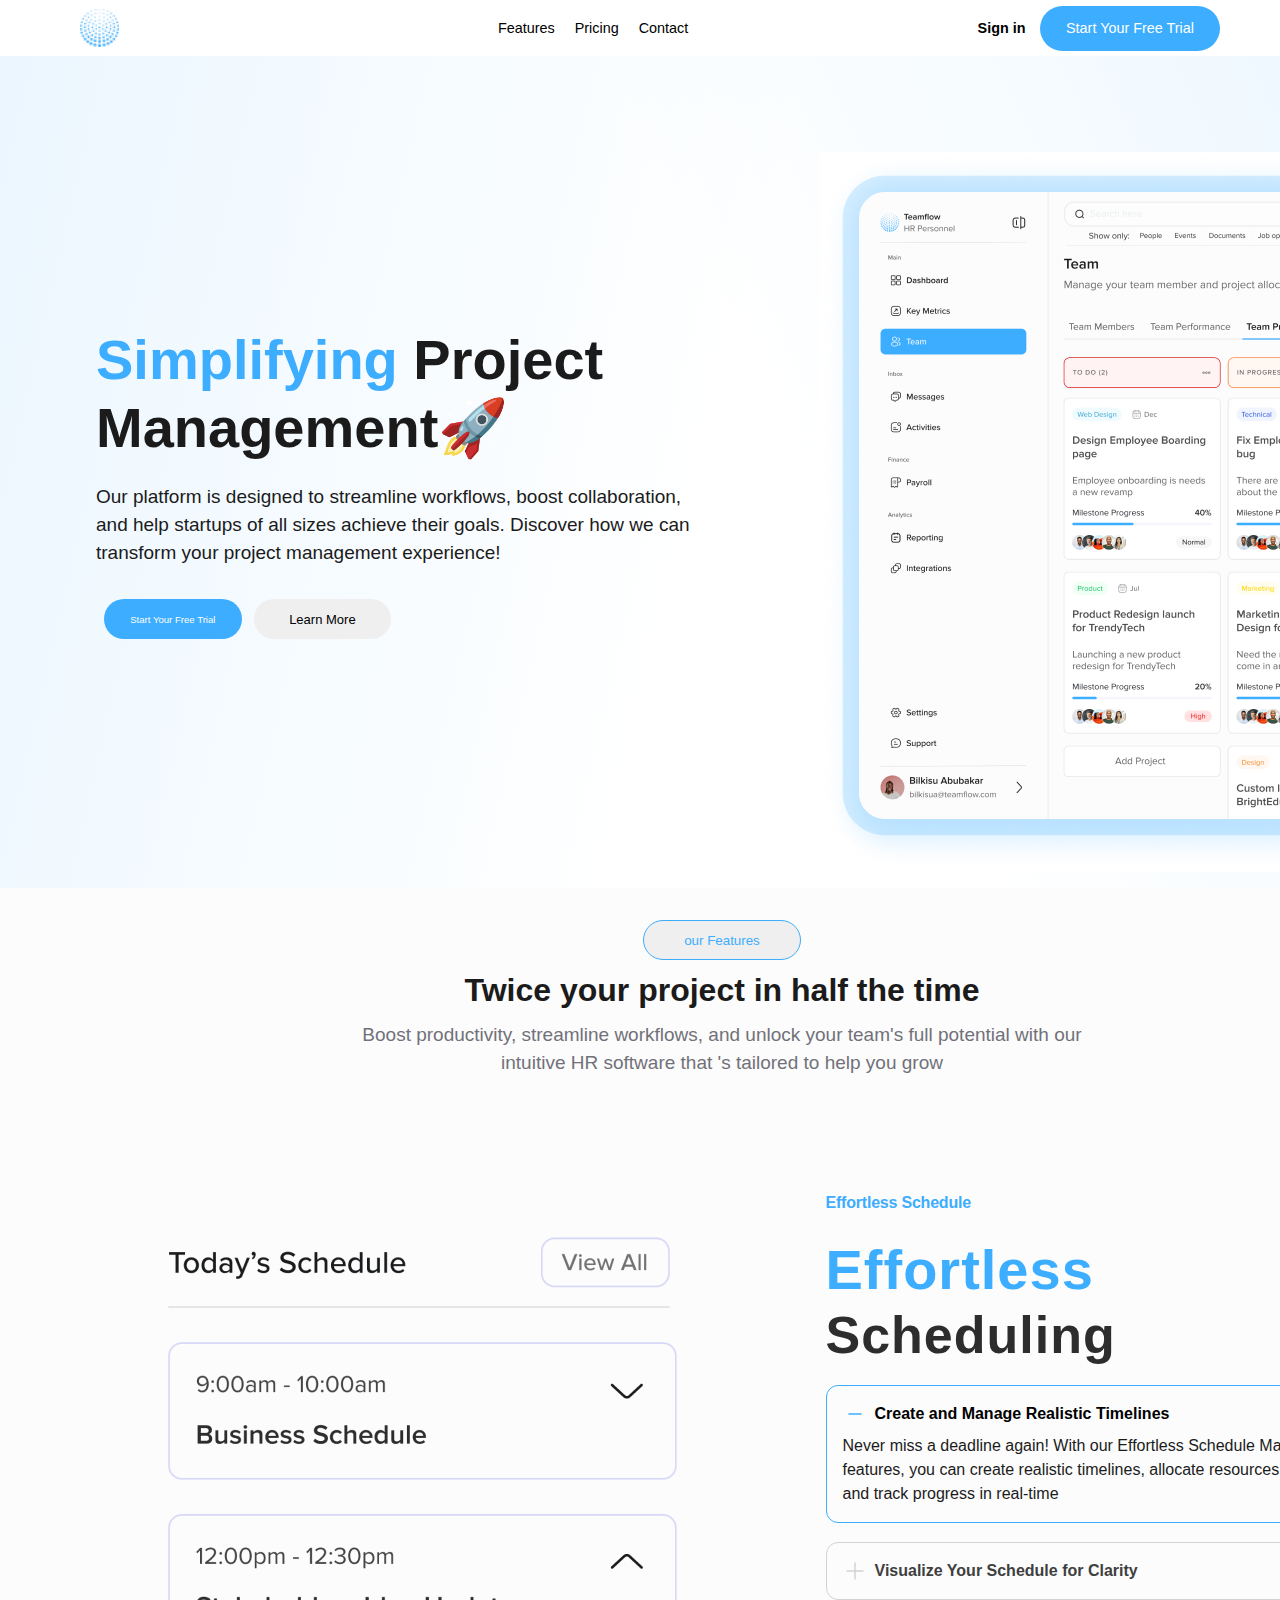
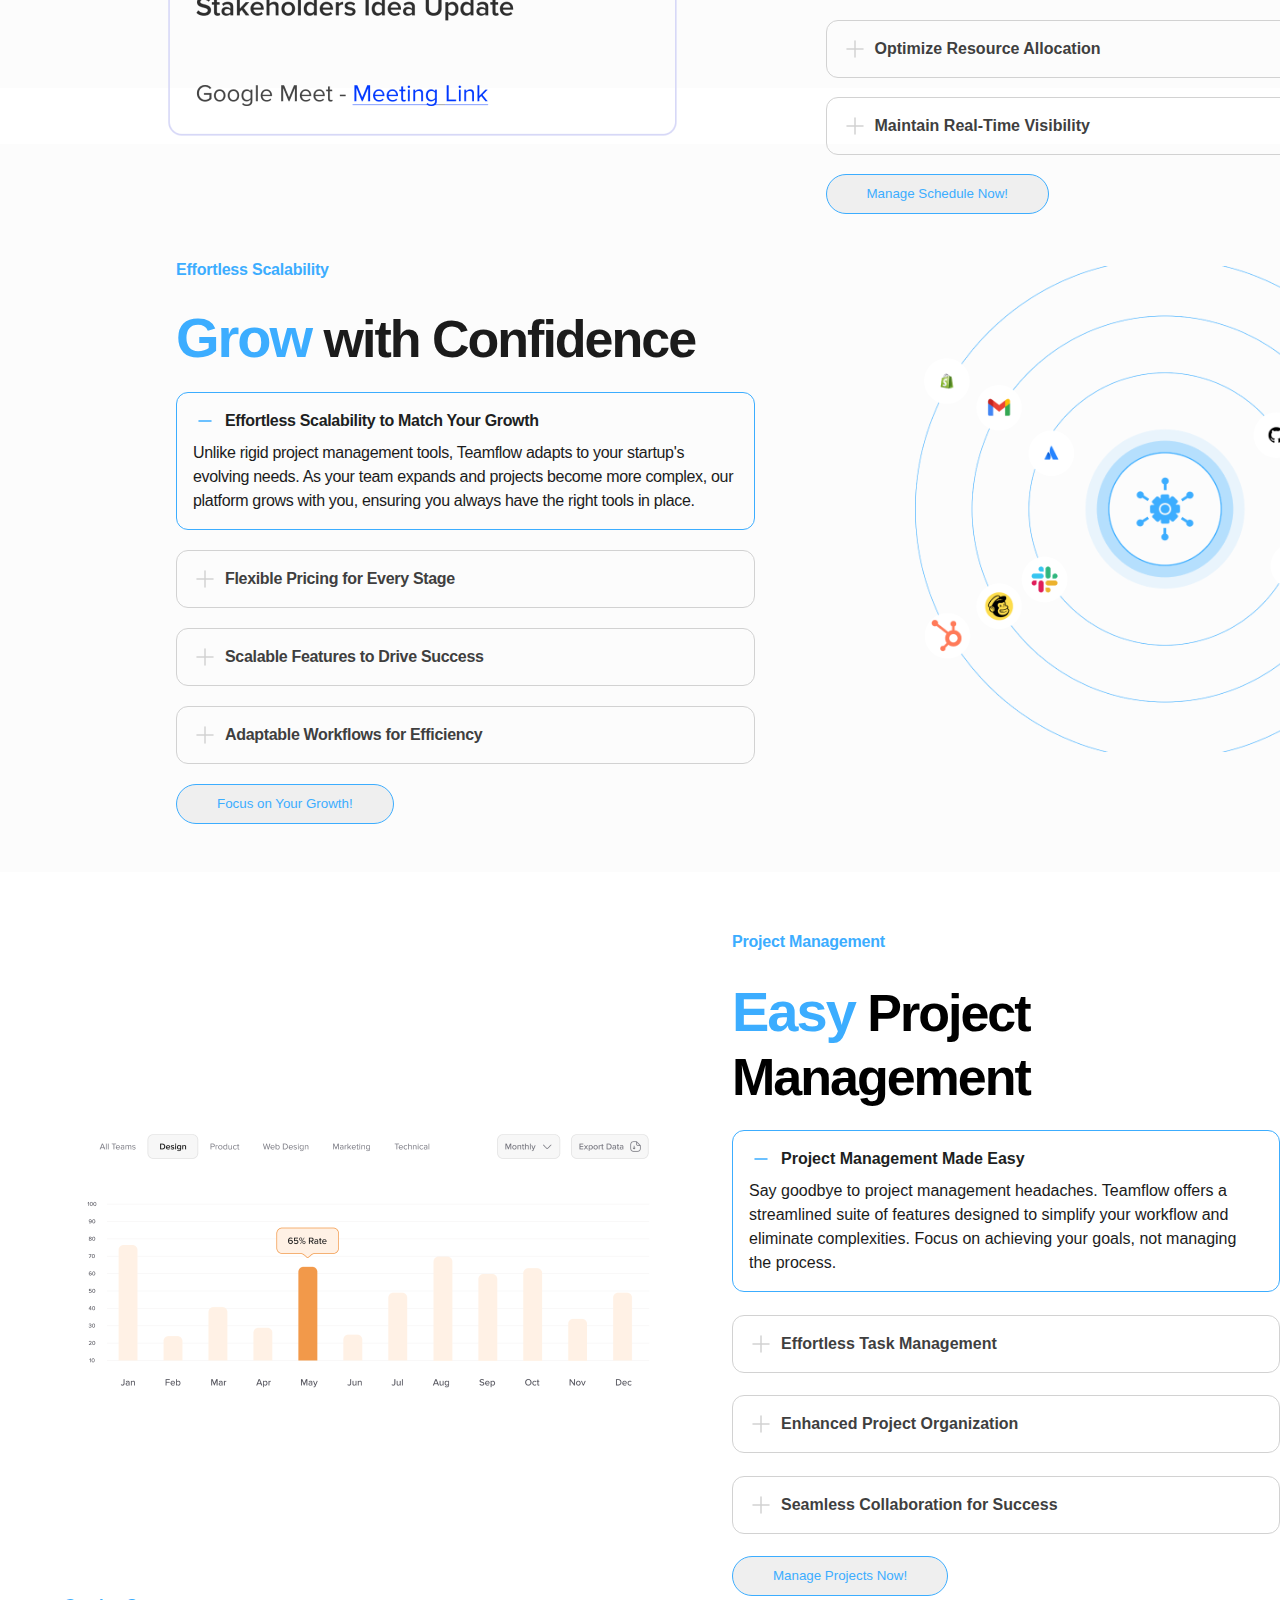
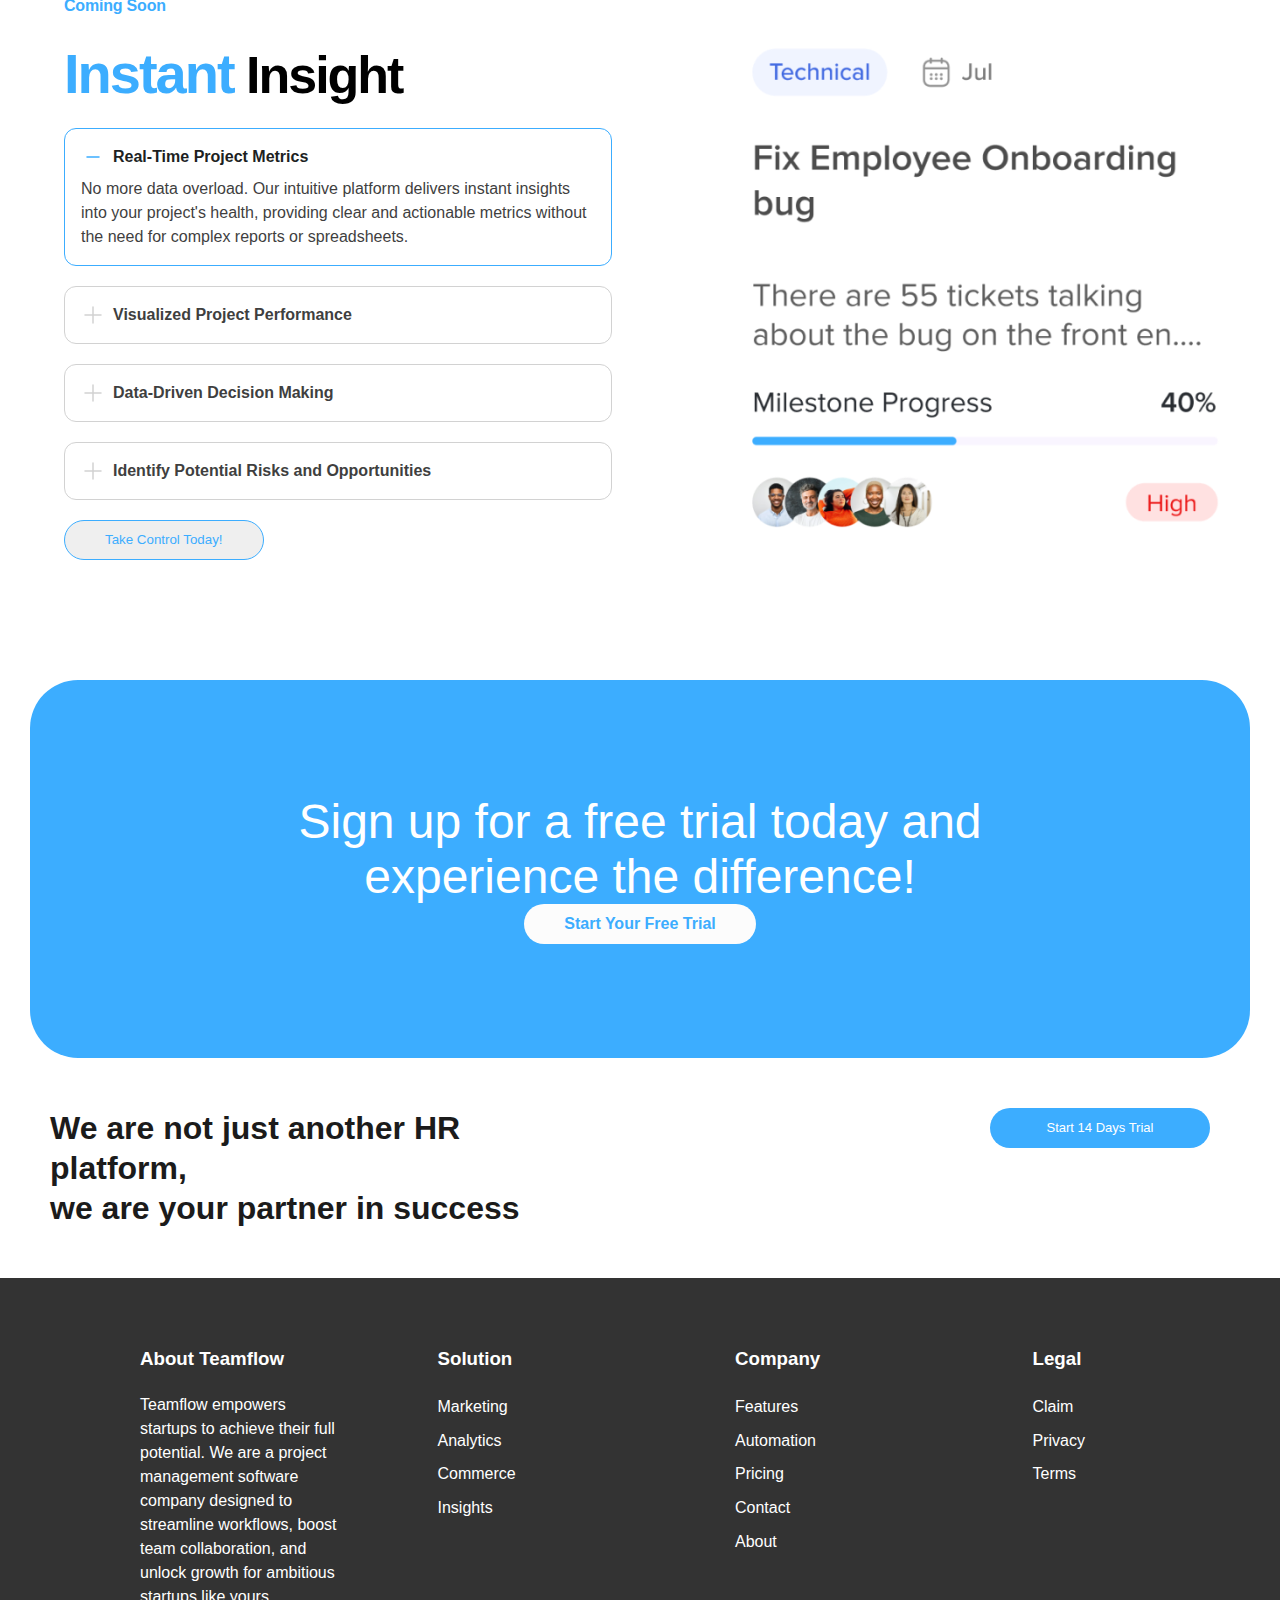
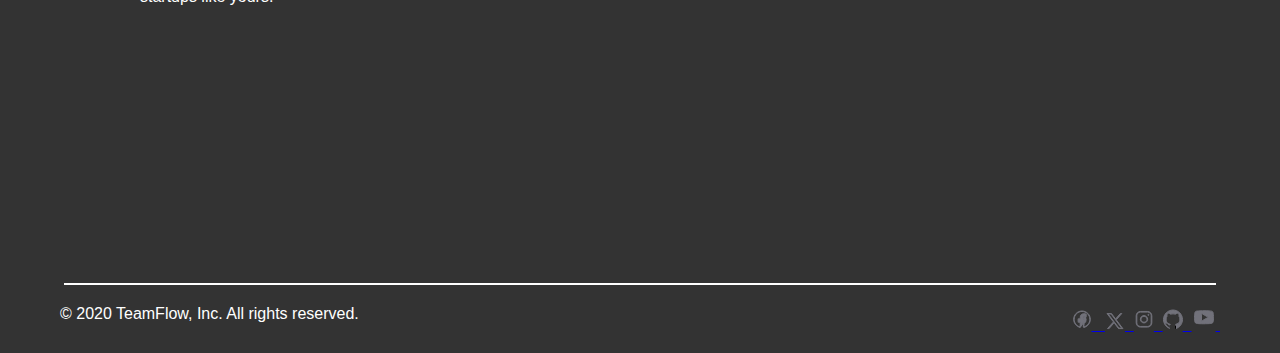
<file: index.html>
<!DOCTYPE html>
<html lang="en">
  <head>
    <meta charset="UTF-8" />
    <meta name="viewport" content="width=device-width, initial-scale=1.0" />
    <title>TeamFlow</title>
    <link rel="icon" type="image/x-icon" href="/images/TeamFlow- logo.jpg">
    <link rel="stylesheet" href="/style.css" />
  </head>
  <body>
    <!-- Navbar section  -->
    <div class="container">
      <img src="/images/TeamFlow- logo.jpg" alt="Logo" class="logo" />
      <nav class="center-nav">
        <ul>
          <li><a href="#">Features</a></li>
          <li><a href="#">Pricing</a></li>
          <li><a href="#">Contact</a></li>
        </ul>
      </nav>
      <div class="right-nav">
        <nav class="main-nav">
          <ul>
            <li><a href="#home">Sign in</a></li>
            &nbsp;
          </ul>
        </nav>
        <button class="spans">Start Your Free Trial</button>
      </div>
      </div>

    <!-- The parent div -->
    <div class="hero-sec">
      <!-- First child div -->
      <div class="simplify-sec">
        <h3 class="exp"><span>Simplifying</span> Project Management🚀</h3>
        <p>
          Our platform is designed to streamline workflows, boost collaboration,
          <br />
          and help startups of all sizes achieve their goals. Discover how we
          can <br />
          transform your project management experience!
        </p>
        <div class="btn-div">
          <button class="btn1">Start Your Free Trial</button>
          <button class="btn2">Learn More</button>
        </div>
      </div>
      <!-- Second child div -->
      <div class="img-sec">
        <img src="/images/hero-sec icon.jpg" alt="hero image" class="hero-img" />
      </div>
    </div>

    <div class="section2">
      <div class="sub2">
        <button class="sec2-btn">our Features</button>
        <h2>Twice your project in half the time</h2>
        <p>
          Boost productivity, streamline workflows, and unlock your team's full
          potential with our intuitive HR software that &apos;s tailored to help
          you grow
        </p>
      </div>
      <!-- Today's schedule container -->
      <div class="schedule-sec">
        <div class="ss">
          <img src="/images/schedule.png" alt="today'schedule img" />
        </div>
        <!-- Effortless scale -->
        <div class="effort-scale">
          <h6>Effortless Schedule</h6>
          <h1 class="effort-header"><span>Effortless</span> Scheduling</h1>
          <div class="div1">
            <div class="sv-p">
              <svg
                xmlns="http://www.w3.org/2000/svg"
                width="24"
                height="24"
                viewBox="0 0 24 24"
                fill="none"
              >
                <path
                  d="M6 12H18"
                  stroke="#3CADFF"
                  stroke-width="1.5"
                  stroke-linecap="round"
                  stroke-linejoin="round"
                />
              </svg>
              <h5 class="timelines">Create and Manage Realistic Timelines</h5>
            </div>
            <p>
              Never miss a deadline again! With our Effortless Schedule
              Management features, you can create realistic timelines, allocate
              resources effectively, and track progress in real-time
            </p>
          </div>
        
          <div class="eft-mgt">
            <div>
              <svg
                xmlns="http://www.w3.org/2000/svg"
                width="24"
                height="24"
                viewBox="0 0 24 24"
                fill="none"
              >
                <path
                  d="M12 4V20M20 12L4 12"
                  stroke="#D2D2D2"
                  stroke-width="1.5"
                  stroke-linecap="round"
                  stroke-linejoin="round"
                />
              </svg>
              <h5 class="eft-p">Visualize Your Schedule for Clarity</h5>
            </div>
          </div>
          <div class="eft-mgt">
            <div>
              <svg
                xmlns="http://www.w3.org/2000/svg"
                width="24"
                height="24"
                viewBox="0 0 24 24"
                fill="none"
              >
                <path
                  d="M12 4V20M20 12L4 12"
                  stroke="#D2D2D2"
                  stroke-width="1.5"
                  stroke-linecap="round"
                  stroke-linejoin="round"
                />
              </svg>
              <h5 class="eft-p">Optimize Resource Allocation</h5>
            </div>
          </div>
          <div class="eft-mgt">
            <div>
              <svg
                xmlns="http://www.w3.org/2000/svg"
                width="24"
                height="24"
                viewBox="0 0 24 24"
                fill="none"
              >
                <path
                  d="M12 4V20M20 12L4 12"
                  stroke="#D2D2D2"
                  stroke-width="1.5"
                  stroke-linecap="round"
                  stroke-linejoin="round"
                />
              </svg>
              <h5 class="eft-p">Maintain Real-Time Visibility</h5>
            </div>
          </div>
          <button>Manage Schedule Now!</button>
        </div>
      </div>
    </div>

    <div class="sec3">
      <div class="scalability">
        <h6>Effortless Scalability</h6>
        <h1 class="grow-conf"><span>Grow</span> with Confidence</h1>
        <div class="div1">
          <div class="sv-p">
            <svg
              xmlns="http://www.w3.org/2000/svg"
              width="24"
              height="24"
              viewBox="0 0 24 24"
              fill="none"
            >
              <path
                d="M6 12H18"
                stroke="#3CADFF"
                stroke-width="1.5"
                stroke-linecap="round"
                stroke-linejoin="round"
              />
            </svg>
            <h5 class="pm-easy">Effortless Scalability to Match Your Growth</h5>
          </div>
          <p>
            Unlike rigid project management tools, Teamflow adapts to your
            startup's evolving needs. As your team expands and projects become
            more complex, our platform grows with you, ensuring you always have
            the right tools in place.
          </p>
        </div>
        <div class="eft-mgt">
          <div>
            <svg
              xmlns="http://www.w3.org/2000/svg"
              width="24"
              height="24"
              viewBox="0 0 24 24"
              fill="none"
            >
              <path
                d="M12 4V20M20 12L4 12"
                stroke="#D2D2D2"
                stroke-width="1.5"
                stroke-linecap="round"
                stroke-linejoin="round"
              />
            </svg>
            <h5 class="eft-p">Flexible Pricing for Every Stage</h5>
          </div>
        </div>

        <div class="eft-mgt">
          <div>
            <svg
              xmlns="http://www.w3.org/2000/svg"
              width="24"
              height="24"
              viewBox="0 0 24 24"
              fill="none"
            >
              <path
                d="M12 4V20M20 12L4 12"
                stroke="#D2D2D2"
                stroke-width="1.5"
                stroke-linecap="round"
                stroke-linejoin="round"
              />
            </svg>
            <h5 class="eft-p">Scalable Features to Drive Success</h5>
          </div>
        </div>

        <div class="eft-mgt">
          <div>
            <svg
              xmlns="http://www.w3.org/2000/svg"
              width="24"
              height="24"
              viewBox="0 0 24 24"
              fill="none"
            >
              <path
                d="M12 4V20M20 12L4 12"
                stroke="#D2D2D2"
                stroke-width="1.5"
                stroke-linecap="round"
                stroke-linejoin="round"
              />
            </svg>
            <h5 class="eft-p">Adaptable Workflows for Efficiency</h5>
          </div>
        </div>
        <button>Focus on Your Growth!</button>
      </div>

      <div class="networking-sec">
        <img src="/images/Frame 1000002910.png" alt="networking image" />
      </div>
    </div>

    <div class="section4">
      <div class="sub-sec4">
        <img src="/images/bar _chat.png" alt=" bar_chat" />
      </div>

      <div class="pm-sec">
        <h6>Project Management</h6>
        <h1><span>Easy</span> Project Management</h1>
        <div class="div1">
          <div class="sv-p">
            <svg
              xmlns="http://www.w3.org/2000/svg"
              width="24"
              height="24"
              viewBox="0 0 24 24"
              fill="none"
            >
              <path
                d="M6 12H18"
                stroke="#3CADFF"
                stroke-width="1.5"
                stroke-linecap="round"
                stroke-linejoin="round"
              />
            </svg>
            <h5 class="pm-easy">Project Management Made Easy</h5>
          </div>
          <p>
            Say goodbye to project management headaches. Teamflow offers a
            streamlined suite of features designed to simplify your workflow and
            eliminate complexities. Focus on achieving your goals, not managing
            the process.
          </p>
        </div>
        <div class="eft-mgt">
          <div>
            <svg
              xmlns="http://www.w3.org/2000/svg"
              width="24"
              height="24"
              viewBox="0 0 24 24"
              fill="none"
            >
              <path
                d="M12 4V20M20 12L4 12"
                stroke="#D2D2D2"
                stroke-width="1.5"
                stroke-linecap="round"
                stroke-linejoin="round"
              />
            </svg>
            <h5 class="eft-p">Effortless Task Management</h5>
          </div>
        </div>

        <div class="eft-mgt">
          <div>
            <svg
              xmlns="http://www.w3.org/2000/svg"
              width="24"
              height="24"
              viewBox="0 0 24 24"
              fill="none"
            >
              <path
                d="M12 4V20M20 12L4 12"
                stroke="#D2D2D2"
                stroke-width="1.5"
                stroke-linecap="round"
                stroke-linejoin="round"
              />
            </svg>
            <h5 class="eft-p">Enhanced Project Organization</h5>
          </div>
        </div>

        <div class="eft-mgt">
          <div>
            <svg
              xmlns="http://www.w3.org/2000/svg"
              width="24"
              height="24"
              viewBox="0 0 24 24"
              fill="none"
            >
              <path
                d="M12 4V20M20 12L4 12"
                stroke="#D2D2D2"
                stroke-width="1.5"
                stroke-linecap="round"
                stroke-linejoin="round"
              />
            </svg>
            <h5 class="eft-p">Seamless Collaboration for Success</h5>
          </div>
        </div>
        <button>Manage Projects Now!</button>
      </div>
    </div>

    <div class="section5">
      <div class="sec5">
        <h6>Coming Soon</h6>
        <h1><span>Instant</span> Insight</h1>
        <div class="div1">
        <div class="sv-p">
          <svg
            xmlns="http://www.w3.org/2000/svg"
            width="24"
            height="24"
            viewBox="0 0 24 24"
            fill="none"
          >
            <path
              d="M6 12H18"
              stroke="#3CADFF"
              stroke-width="1.5"
              stroke-linecap="round"
              stroke-linejoin="round"
            />
          </svg>
          <h5 class="pm-easy">Real-Time Project Metrics</h5>
        </div>
        <p>
          No more data overload. Our intuitive platform delivers instant
          insights into your project's health, providing clear and actionable
          metrics without the need for complex reports or spreadsheets.
        </p>
      </div>

        <div class="eft-mgt">
          <div>
            <svg
              xmlns="http://www.w3.org/2000/svg"
              width="24"
              height="24"
              viewBox="0 0 24 24"
              fill="none"
            >
              <path
                d="M12 4V20M20 12L4 12"
                stroke="#D2D2D2"
                stroke-width="1.5"
                stroke-linecap="round"
                stroke-linejoin="round"
              />
            </svg>
            <h5 class="eft-p">Visualized Project Performance</h5>
          </div>
        </div>
        <div class="eft-mgt">
          <div>
            <svg
              xmlns="http://www.w3.org/2000/svg"
              width="24"
              height="24"
              viewBox="0 0 24 24"
              fill="none"
            >
              <path
                d="M12 4V20M20 12L4 12"
                stroke="#D2D2D2"
                stroke-width="1.5"
                stroke-linecap="round"
                stroke-linejoin="round"
              />
            </svg>
            <h5 class="eft-p">Data-Driven Decision Making</h5>
          </div>
        </div>
        <div class="eft-mgt">
          <div>
            <svg
              xmlns="http://www.w3.org/2000/svg"
              width="24"
              height="24"
              viewBox="0 0 24 24"
              fill="none"
            >
              <path
                d="M12 4V20M20 12L4 12"
                stroke="#D2D2D2"
                stroke-width="1.5"
                stroke-linecap="round"
                stroke-linejoin="round"
              />
            </svg>
            <h5 class="eft-p">Identify Potential Risks and Opportunities</h5>
          </div>
        </div>
        <button>Take Control Today!</button>
      </div>
      <div class="bug-fix">
        <img src="/images/bug_fix _img.png" alt="" />
      </div>
    </div>
    <div class="blue-sec">
      <div class="blue-bg">
        <h3>Sign up for a free trial today and experience the difference!</h3>
        <button class="blue-btn">Start Your Free Trial</button>
      </div>
    </div>

         <!-- footer1-->
<center>
  <div class="footer1">
    <h3>
      We are not just another HR platform, <br>we are your
      partner in success
    </h3>
    <button class="spans">Start 14 Days Trial</button>
  </div>
</center>

<section class="footer">
  <div class="footer-column">
    <h3>About Teamflow</h3>
    <br />
    <p class="hi">
      Teamflow empowers startups to achieve their full potential. We are a
      project management software company designed to streamline workflows,
      boost team collaboration, and unlock growth for ambitious startups
      like yours.
    </p>
  </div>

  <div class="footer-column">
    <h3>Solution</h3>
    <br />
    <p>Marketing</p>
    <p>Analytics</p>
    <p>Commerce</p>
    <p>Insights</p>
  </div>
  <div class="footer-column">
    <h3>Company</h3>
    <br />
    <p>Features</p>
    <p>Automation</p>
    <p>Pricing</p>
    <p>Contact</p>
    <p>About</p>
  </div>
  <div class="footer-column">
    <h3>Legal</h3>
    <br />
    <p>Claim</p>
    <p>Privacy</p>
    <p>Terms</p>
  </div>
</section>
<center><hr class="basic-hr" /></center>
<div class="footer2">
  <p>© 2020 TeamFlow, Inc. All rights reserved.</p>
  <a href="#">
    <div class="log">
      <img src="/images/facebook.svg" /> &nbsp;
      <img src="/images/x-twitter (1) 1 (1).svg" />&nbsp;
      <img src="/images/instagram.svg" />&nbsp;
       <img src="/images/Vector (1).svg" />&nbsp;
      <img src="/images/youtube.svg" />&nbsp;
    </div>
  </a>
</div>

  </body>
</html>
</file>
<file: style.css>
@font-face {
  font-family: "proxima_nova_rgregular";
  src: url("https://litmus.com/fonts/Emails/proximanova-regular-webfont.eot");
  src: url("https://litmus.com/fonts/Emails/proximanova-regular-webfont.eot?#iefix")
      format("embedded-opentype"),
    url("https://litmus.com/fonts/Emails/proximanova-regular-webfont.woff")
      format("woff"),
    url("https://litmus.com/fonts/Emails/proximanova-regular-webfont.ttf")
      format("truetype"),
    url("https://litmus.com/fonts/Emails/proximanova-regular-webfont.svg#proxima_nova_rgregular")
      format("svg");
  font-weight: normal;
  font-style: normal;
}
@font-face {
  font-family: "proxima_nova_rgbold";
  src: url("https://litmus.com/fonts/Emails/proximanova-bold-webfont.eot");
  src: url("https://litmus.com/fonts/Emails/proximanova-bold-webfont.eot?#iefix")
      format("embedded-opentype"),
    url("https://litmus.com/fonts/Emails/proximanova-bold-webfont.woff")
      format("woff"),
    url("https://litmus.com/fonts/Emails/proximanova-bold-webfont.ttf")
      format("truetype"),
    url("https://litmus.com/fonts/Emails/proximanova-bold-webfont.svg#proxima_nova_rgbold")
      format("svg");
  font-weight: normal;
  font-style: normal;
}

@font-face {
  font-family: "adelle_rgregular";
  src: url("https://litmus.com/fonts/Emails/adelle_reg-webfont.eot");
  src: url("https://litmus.com/fonts/Emails/adelle_reg-webfont.eot?#iefix")
      format("embedded-opentype"),
    url("https://litmus.com/fonts/Emails/adelle_reg-webfont.woff")
      format("woff"),
    url("https://litmus.com/fonts/Emails/adelle_reg-webfont.ttf")
      format("truetype"),
    url("https://litmus.com/fonts/Emails/adelle_reg-webfont.svg#adelle_rgregular")
      format("svg");
  font-weight: normal;
  font-style: normal;
}

* {
  margin: 0;
  padding: 0;
  box-sizing: border-box;
  font-family: "Proxima_nova_rgregular", sans-serif;
}
html {
  width: 100%;
  scroll-behavior: smooth;
}

.hero-sec {
  background: linear-gradient(
      65deg,
      rgba(255, 255, 255, 0.03) 53.68%,
      rgba(60, 173, 255, 0.1) 100%
    ),
    linear-gradient(
      283deg,
      rgba(255, 255, 255, 0.03) 50.56%,
      rgba(60, 173, 255, 0.1) 99.72%
    );
  display: flex;
  justify-content: space-between;
  align-items: center;
  width: 90.25rem;
  padding: 6rem;
  gap: 4rem;
}

.container {
  font-family: "proxima_nova_rgregular";
  width: 1440px;
  height: 56px;
  justify-content: space-between;
  align-items: center;
  display: flex;
  padding: 0 20px;
}

header {
  background-color: white;
  width: 100%;
  padding: 10px 0px 10px;
  height: 15vh;
  position: fixed;
  top: 0;
  font-family: "proxima_nova_rgregular";
  z-index: 100;
}

.logo {
  height: 4.3vh;
  margin-left: 60px;
}

nav ul {
  list-style-type: none;
  margin: 0;
  padding: 0;
  display: flex;
  gap: 0px;
}

nav ul li {
  display: inline-block;
  font-weight: 500;
  font-size: 0.9rem;
  font-family: "proxima_nova_rgregular";
}

nav ul li a {
  color: rgb(0, 0, 0);
  text-decoration: none;
  padding: 10px 10px;
}

.center-nav {
  flex: 1;
  display: flex;
  justify-content: center;
  margin-left: 100px;
}

.right-nav {
  display: flex;
  align-items: center;
}

.main-nav ul {
  display: flex;
  align-items: center;
}

.main-nav ul li a {
  color: rgb(0, 0, 0);
  text-decoration: none;
  padding: 10px 10px;
  font-weight: bold;
}

.spans {
  display: inline-block;
  background-color: #3cadff;
  width: 180px;
  height: 45px;
  border: none;
  font-weight: 500;
  border-radius: 25px;
  color: white !important;

  font-size: 0.9rem;
  cursor: pointer;
  margin-right: 200px;
}
.spans:hover {
  background-color: none;
  border: 1px solid #3cadff;
}

.simplify-sec {
  font-size: 1.188rem;
  font-weight: 400rem;
  line-height: 1.75rem;
  color: #1b1b1b;
}
.exp {
  font-weight: 600;
  font-size: 3.5rem;
  font-family: "Proxima_nova_rgregular", sans-serif;
  line-height: 4.263rem;
  padding-top: 3.3rem;
}
.exp a {
  text-decoration: none;
  color: #3cadff;
  font-family: "Proxima_nova_rgregular", sans-serif;
}
span {
  font-weight: 600;
  font-size: 3.5rem;
  line-height: 4.236rem;
  color: #3cadff;
}
.eft-spa {
  font-weight: 600;
  font-size: 2.5rem;
  line-height: 4.236rem;
  color: #3cadff;
}
.simplify-sec p {
  padding-top: 1.3rem;
  color: var(--Base-Black, #1b1b1b);
  font-family: "Proxima_nova_rgregular", sans-serif;
  font-size: 19px;
  font-style: normal;
  font-weight: 400;
  line-height: 1.75rem;
}

/* the div that houses the two buttons */
.btn-div {
  display: flex;
  padding: 2rem 0.5rem;
  align-items: center;
  gap: 0.75rem;
}

.btn1 {
  color: #fcfcfc;
  border: none;
  font-size: 0.6rem;
  border-radius: 6.25rem;
  background: var(--Primary-COlour, #3cadff);
  height: 2.5rem;
  width: 8.6rem;
  cursor: pointer;
}
.btn2 {
  color: #000;
  border: none;
  font-size: small;
  height: 2.5rem;
  border-radius: 6.25rem;
  background-color: none;
  width: 8.6rem;
  cursor: pointer;
}

.img-sec {
  width: 33rem;
  height: 40rem;
}

.section2 {
  width: 90.25rem;
  height: 50rem;
  padding: 2rem 0;
  background: var(--Base-White, #fcfcfc);
}

.sub2 {
  display: flex;
  flex-direction: column;
  align-items: center;
  gap: 0.75rem;
  align-self: stretch;
  width: 46.313rem;
  margin: auto;
}

/* section 2 button styling */
.sec2-btn {
  display: flex;
  padding: 1rem 2.5rem;
  justify-content: center;
  align-items: center;
  height: 2.5rem;
  gap: 0.75rem;
  border-radius: 6.25rem;
  color: #3cadff;
  border: 1px solid var(--Primary-COlour, #3cadff);
}
.sec2-btn:hover {
  cursor: pointer;
  color: #fff;
  background-color: #1c9bf5;
  /* border-color: #3cadff; */
}
.sub2 h2 {
  color: var(--Base-Black, #1b1b1b);
  text-align: center;
  font-family: "Proxima_nova_rgregular", sans-serif;
  font-size: 2rem;
  font-style: normal;
  font-weight: 600;
  line-height: normal;
}

.sub2 p {
  color: var(--Other-Tab-Colour, #71717a);
  text-align: center;
  font-family: "Proxima_nova_rgregular", sans-serif;
  font-size: 1.188rem;
  font-style: normal;
  font-weight: 400;
  line-height: 1.75rem;
}

.schedule-sec {
  margin: 5rem 0;
  height: 40rem;
  display: flex;
  justify-content: space-around;
  align-items: center;
  gap: 5.625rem;
  align-self: stretch;
}
.ss {
  font-family: "Proxima_nova_rgregular", sans-serif;
  color: #1b1b1b;
  align-items: flex-start;
  padding: 0.625rem 5rem;
  gap: 3rem;
  /* height: 36rem; */
  width: 35rem;
}

.ss button {
  font-family: "Proxima_nova_rgregular", sans-serif;
  color: #1b1b1b;
  cursor: pointer;
  text-transform: capitalize;
  width: 5rem;
  height: 2.5rem;
  border-radius: 0.425rem;
  background: url(<path-to-image>) rgb(243, 242, 242) 0px 6.994px / 100%
    181.252% no-repeat;
}

.effort-scale {
  display: flex;
  flex-direction: column;
  align-items: flex-start;
  gap: var(--Line-height, 1.2rem);
  align-self: stretch;
  padding-top: 2rem;
  height: 34rem;
  width: 35rem;
}
.effort-scale h6 {
  color: var(--Primary-COlour, #3cadff);
  font-family: "Proxima_nova_rgregular", sans-serif;
  font-size: 1rem;
  font-style: normal;
  font-weight: 600;
  line-height: 1.75rem;
  letter-spacing: -0.013rem;
}

.effort-header {
  color: var(--Base-Black, #2d2d2d);
  font-family: "Proxima_nova_rgregular", sans-serif;
  font-size: 3.25rem;
  font-style: normal;
  line-height: 3.875rem;
  letter-spacing: 1px;
}

.effort-scale p {
  color: var(--Base-Black, #1b1b1b);
  font-family: "Proxima_nova_rgregular", sans-serif;
  font-size: 1rem;
  font-style: normal;
  font-weight: 500;
  line-height: 1.5rem;
}
.effort-scale button {
  display: flex;
  padding: 1rem 2.5rem;
  justify-content: center;
  align-items: center;
  gap: 0.75rem;
  border-radius: 6.25rem;
  height: 2.5rem;
  color: #3cadff;
  border: 1px solid var(--Primary-COlour, #3cadff);
}
/* section 3 styling*/
.sec3 {
  width: 90.25rem;
  margin: 3.5rem 0;
  padding: 7rem 0 3rem 4rem;
  background: var(--Base-White, #fcfcfc);
  display: flex;
}
.scalability {
  color: var(--Base-Black, #1b1b1b);
  font-size: 1rem;
  font-style: normal;
  font-weight: 500;
  line-height: 1.5rem;
  letter-spacing: -0.02rem;
  font-family: "Proxima_nova_rgregular", sans-serif;
  display: flex;
  margin: 0 7rem;
  width: 36.2rem;
  height: auto;
  flex-direction: column;
  align-items: flex-start;
  gap: 1.25rem;
}
.div1 {
  display: flex;
  padding: 16px;
  flex-direction: column;
  align-items: flex-start;
  gap: 8px;
  align-self: stretch;
  border-radius: 12px;
  border: 1px solid  #3cadff;
}

.scalability h6 {
  color: #3cadff;
  font-family: "Proxima_nova_rgregular", sans-serif;
  font-size: 1rem;
  font-style: normal;
  font-weight: 600;
  line-height: 1.75rem;
  letter-spacing: -0.013rem;
}
.scalability button {
  display: flex;
  padding: 1rem 2.5rem;
  justify-content: center;
  align-items: center;
  gap: 0.75rem;
  border-radius: 6.25rem;
  height: 2.5rem;
  color: #3cadff;
  border: 1px solid #3cadff;
}

.grow-conf {
  color: var(--Base-Black, #1b1b1b);
  font-family: "Proxima_nova_rgregular", sans-serif;
  font-size: 3.25rem;
  font-style: normal;
  font-weight: 600;
  line-height: 3.875rem;
  letter-spacing: -0.125rem;
}
.networking-sec {
  display: flex;
  width: 31.25rem;
  height: 32.75rem;
  padding: 0.625rem 3rem;
  align-items: flex-start;
  gap: 0.625rem;
}

.networking-sec img {
  border-radius: 1.25rem;
  margin-right: 2rem;
  width: 31.25rem;
}
.section4 {
  display: flex;
  justify-content: center;
  align-items: center;
  position: absolute;
  padding: 0rem 0 3rem 4rem;
  gap: 3.75rem;
  align-self: stretch;
  width: 100%;
}
.sub-sec4 {
  display: flex;
  width: 38rem;
  /* height: 39rem; */
  padding: 2.5rem var(--Line-height, 1.5rem);
  flex-direction: column;
  justify-content: center;
  align-items: center;
  gap: 0.625rem;
}

.pm-sec {
  display: flex;
  width: 36.25rem;
  flex-direction: column;
  align-items: flex-start;
  gap: 1.4rem;
}
.pm-sec h6 {
  color:  #3cadff;
  font-family: "Proxima_nova_rgregular", sans-serif;
  font-size: 1rem;
  font-style: normal;
  font-weight: 600;
  line-height: 1.75rem;
  /* padding-top: 3rem; */
  letter-spacing: -0.2px;
}
.pm-sec h1 {
  color: #000;
  font-family: "Proxima_nova_rgregular", sans-serif;
  font-size: 3.25rem;
  font-style: normal;
  font-weight: 600;
  line-height: 3.875rem;
  letter-spacing: -2px;
}
.sv-p {
  display: flex;
  align-items: center;
  gap: 8px;
}
.pm-easy {
  color: #201f1f;
  font-family: "Proxima_nova_rgregular", sans-serif;
  font-size: 16px;
  font-style: normal;
  font-weight: bold;
  line-height: 24px;
}
.timelines {
  color: #000;
  font-family: "Proxima_nova_rgregular", sans-serif;
  font-size: 16px;
  font-style: normal;
  font-weight: bold;
  line-height: 24px;
}
.eft-mgt {
  display: flex;
  padding: 16px;
  flex-direction: column;
  align-items: flex-start;
  gap: 8px;
  align-self: stretch;
  border-radius: 12px;
  border: 1px solid #d2d2d2;
}
.eft-mgt div {
  display: flex;
  align-items: center;
  gap: 8px;
}
.eft-p {
  color: #3f3f3f;
  font-family: "Proxima_nova_rgregular", sans-serif;
  font-size: 16px;
  font-style: normal;
  font-weight: bolder;
  line-height: 24px; 
}
.pm-sec p {
  color:  #1b1b1b;
  font-family: "Proxima_nova_rgregular", sans-serif;
  font-size: 1rem;
  font-style: normal;
  font-weight: 500;
  line-height: 1.5rem;
}
.pm-sec button {
  display: flex;
  padding: 1rem 2.5rem;
  justify-content: center;
  align-items: center;
  gap: 0.75rem;
  border-radius: 6.25rem;
  height: 2.5rem;
  color: #3cadff;
  border: 1px solid  #3cadff;
}
.section5 {
  width: 100%;
  height: 40rem;
  padding: 0rem 0 3rem 4rem;
  margin-top: 45rem;
  display: flex;
  justify-content: center;
  align-items: center;
  gap: 60px;
  align-self: stretch;
}
.section5 h6 {
  color:  #3cadff;
  font-family: "Proxima_nova_rgregular", sans-serif;
  font-size: 16px;
  font-style: normal;
  font-weight: 600;
  line-height: 28px; /* 175% */
  letter-spacing: -0.2px;
}
.sec5 {
  display: flex;
  width: 585px;
  flex-direction: column;
  align-items: flex-start;
  gap: 20px;
  align-self: stretch;
}
.sec5 h1 {
  color: #000;
  font-family: "Proxima_nova_rgregular", sans-serif;
  font-size: 3.25rem;
  font-style: normal;
  font-weight: 600;
  line-height: 3.875rem;
  letter-spacing: -2px;
}
.sec5 p {
  color: #3f3f3f;
  font-family: "Proxima_nova_rgregular", sans-serif;
  font-size: 16px;
  font-style: normal;
  font-weight: 400;
  line-height: 24px; 
}
.sec5 button {
  display: flex;
  padding: 1rem 2.5rem;
  justify-content: center;
  align-items: center;
  gap: 0.75rem;
  border-radius: 6.25rem;
  height: 2.5rem;
  color: #3cadff;
  border: 1px solid  #3cadff;
}
.bug-fix {
  display: flex;
  padding: 40px var(--Line-height, 24px);
  flex-direction: column;
  align-items: flex-start;
  gap: 10px;
  border-radius: 20px;
}

.blue-sec {
  display: flex;
  height: auto;
  width: 100%;
  flex-direction: column;
  justify-content: center;
  gap: 120px;
  margin-top: 3rem;
}
.blue-bg {
  display: flex;
  margin: auto;
  width: 1220px;
  height: auto;
  flex-direction: column;
  justify-content: center;
  align-items: center;
  padding: 114px 180px;
  align-self: stretch;
  border-radius: 48px;
  background-color: #3cadff;
}
.blue-bg h3 {
  color: #fff;
  text-align: center;
  font-feature-settings: "clig" off, "liga" off;
  font-family: "Proxima_nova_rgregular", sans-serif;
  font-size: 48px;
  font-style: normal;
  font-weight: 500;
  line-height: normal;
}
.blue-btn {
  color:  #3cadff;
  font-feature-settings: "clig" off, "liga" off;
  font-family: "Proxima_nova_rgregular", sans-serif;
  font-size: 16px;
  font-style: normal;
  font-weight: 600;
  line-height: 24px;
  display: flex;
  padding: 16px 40px;
  justify-content: center;
  align-items: center;
  gap: 12px;
  height: 2.5rem;
  border: none;
  cursor: pointer;
  border-radius: 100px;
  background: #fcfcfc;
}
.blue-btn:hover,
.pm-sec button:hover,
.btn1:hover,
.sec5 button:hover,
.pm-sec button:hover,
.scalability button:hover,
.effort-scale button:hover,.spans:hover {
  background-color: #1c9bf5;
  color: #fcfcfc;
}

.footer1 {
  display: flex;
  justify-content: space-between;
  padding: 10px;
  max-width: 1200px;
  text-align: left;
 margin: 40px 0;
}

.footer1 h3 {
  text-align: left;
  color: var(--Base-Black, #1b1b1b);
  font-family: "Proxima_nova_rgregular", sans-serif;
  font-size: 32px;
  font-style: normal;
  font-weight: 600;
  line-height: 40px;
  width: 531px;
}

.footer1 button {
  margin-right: 20px;
  display: flex;
  width: 220px;
  height: 2.5rem;
  padding: 12px 48px;
  justify-content: center;
  align-items: center;
  gap: 12px;
  border-radius: 100px;
  border: none;
  background-color: #3cadff;
  color: #fff;
  font-family: "Proxima_nova_rgregular", sans-serif;
  font-size: 13px;
  font-style: normal;
  font-weight: 500;
  line-height: 24px;
}

.footer {
  display: flex;
  justify-content: space-between;
  background-color: #333;
  color: white;
  padding-left: 90px;
  padding-top: 20px;
  height: 75vh;
  width: 100vw;
  box-sizing: border-box;
}

.footer-column {
  flex: 1;
  padding: 50px;
}

.footer-column h3 {
  margin-top: 0;
}

.footer-column p {
  margin: 5px 0;
  line-height: 1.8;
  cursor: pointer;
}

.footer-column .hi {
  margin: 5px 0;
  line-height: 1.5;
  font-weight: 100;
  text-decoration: none !important;
  cursor: default;
  width: 100%;
}

.footer-column p:hover {
  text-decoration: underline;
  text-decoration-color: dodgerblue;
  text-decoration-thickness: 2px;
  text-underline-offset: 10px;
  transition: transform 0.3s ease;
}

.basic-hr {
  border: none;
  height: 2px;
  background-color: #ffffff;
  margin: 20px 0;
  width: 90vw;
  margin-top: -70px;
}

.footer2 {
  display: flex;
  justify-content: space-between;
  padding-left: 60px;
  padding-right: 60px;
}

.footer2 p {
  color: white;
}
.footer a {
  text-decoration: none;
}
  

@media (max-width: 600px) {
  * {
    margin: 0;
    padding: 0;
    box-sizing: border-box;
    font-family: "Proxima_nova_rgregular", sans-serif;
  }
  html {
    width: 100%;
    scroll-behavior: smooth;
  }
  .hero-sec {
    display: block;
    width: 100%;
    height: auto;
    padding: 0 2rem;
    align-items: center;
  }
  .simplify-sec {
    font-size: 0.8rem;
    text-align: center;
  }
  .btn-div {
    display: flex;
    flex-direction: column;
    gap: 0.75rem;
  }
  .btn1 {
    color: #fcfcfc;
    border: none;
    font-size: 0.6rem;
    border-radius: 6.25rem;
    background: var(--Primary-COlour, #3cadff);
    height: 2.5rem;
    width: 100%;
    cursor: pointer;
  }
  .btn2 {
    color: #000;
    border: none;
    font-size: small;
    height: 2.5rem;
    border-radius: 6.25rem;
    background-color: none;
    width: 100%;
    cursor: pointer;
  }
  .img-sec {
    width: 100%;
    height: auto;
  }
  .hero-img {
    width: 90%;
    height: auto;
    align-items: center;
  }
  .section2 {
    width: 100%;
    height: auto;
    padding: 1rem 0;
  }
  .sub2 {
    width: 100%;
    padding: 0 1rem;
    flex-direction: column;
    align-items: center;
  }
  .sec2-btn {
    padding: 0.75rem 1.5rem;
    width: 100%;
    height: auto;
    gap: 0.5rem;
    border-radius: 5rem;
  }
  .sub2 h2 {
    font-size: 1.5rem;
    line-height: 1.2;
  }
  .sub2 p {
    font-size: 1rem;
    line-height: 1.5rem;
  }

  .schedule-sec {
    flex-direction: column;
    height: auto;
    margin: 2rem 0;
    gap: 2rem;
    justify-content: center;
    align-items: center;
  }
  .effort-scale {
    width: 100%;
    height: auto;
    gap: 1rem;
    padding: 1.5rem 1rem 0 1rem;
    /* padding-top: 1.5rem;  */
    box-sizing: border-box;
  }
  .ss {
    padding: 0.625rem 1rem;
    gap: 1.5rem;
    width: 100%;
    box-sizing: border-box;
  }
  .ss img {
    width: 100%;
    height: auto;
  }
  .effort-scale h6 {
    font-size: 0.875rem;
    line-height: 1.5rem;
    letter-spacing: -0.01rem;
  }
  .effort-header {
    font-size: 2rem;
    line-height: 2.5rem;
    letter-spacing: 0.5px;
  }
  .effort-scale button {
    padding: 0.75rem 1.5rem;
    height: auto;
    border-radius: 5rem;
    gap: 0.5rem;
    width: 100%;
  }

  span {
    font-size: 2rem;
    line-height: 2.5rem;
    color: #3cadff;
  }
  .sec3 {
    width: 100%;
    height: auto;
    padding: 1.5rem 2rem 0 2rem;
    flex-direction: column;
  }
  .scalability {
    font-size: 0.875rem;
    line-height: 1.25rem;
    letter-spacing: -0.015rem;
    margin: 0 1rem;
    width: 100%;
    gap: 1rem;
  }

  .div1 {
    padding: 12px;
    gap: 6px;
    border-radius: 8px;
  }
  .scalability h6 {
    font-size: 0.875rem;
    line-height: 1.5rem;
    letter-spacing: -0.01rem;
  }
  .scalability button {
    padding: 0.75rem 1.5rem;
    width: 100%;
    height: auto;
    border-radius: 4rem;
    gap: 0.5rem;
  }
  .grow-conf {
    font-size: 2rem;
    line-height: 2.5rem;
    letter-spacing: -0.05rem;
  }
  .networking-sec {
    width: 100%;
    height: aut;
    padding: 4rem 1.5rem 0 1.5rem;
    gap: 0.5rem;
  }
  .networking-sec img {
    border-radius: 0.75rem;
    margin-right: 1rem;
    width: 100%;
    height: auto;
  }
  .section4 {
    display: flex;
    flex-direction: column;
    padding: 0 1rem 2rem;
    gap: 2rem;
    position: relative;
  }
  .sub-sec4 {
    width: 100%;
    padding: 2rem 1rem;
    gap: 0.5rem;
  }
  .sub-sec4 img {
    width: 100%;
    height: auto;
  }
  .pm-sec {
    width: 100%;
    gap: 1rem;
  }
  .pm-sec h6 {
    font-size: 0.875rem;
    line-height: 1.5rem;
    letter-spacing: -0.1px;
  }
  .pm-sec h1 {
    font-size: 2rem;
    line-height: 2.5rem;
    letter-spacing: -1px;
  }
  .sv-p {
    gap: 4px;
  }
  .pm-sec button {
    padding: 0.75rem 1.5rem;
    gap: 0.5rem;
    height: 2rem;
    width: 100%;
    border-radius: 4rem;
    font-size: 0.875rem;
  }
  .section5 {
    display: flex;
    flex-direction: column;
    padding: 0 1rem 2rem;
    margin-top: 20rem;
    gap: 20px;
  }

  .section5 h6 {
    font-size: 14px;
    line-height: 20px;
    letter-spacing: -0.1px;
  }
  .sec5 {
    width: 100%;
    padding: 1rem;
    gap: 15px;
  }

  .sec5 h1 {
    font-size: 2rem;
    line-height: 2.5rem;
    letter-spacing: -1px;
  }

  .sec5 p {
    font-size: 14px;
    line-height: 20px;
  }
  .sec5 button {
    padding: 0.75rem 1.5rem;
    gap: 0.5rem;
    width: 100%;
    height: 2rem;
    border-radius: 4rem;
    font-size: 0.875rem;
  }
  .bug-fix {
    padding: 20px var(--Line-height, 12px);
    gap: 5px;
    border-radius: 10px;
    margin-bottom: 3rem;
  }
  .bug-fix img {
    width: 100%;
    height: auto;
  }
  .blue-sec {
    gap: 60px;
    margin-top: 8rem;
  }
  .blue-bg {
    width: 90%;
    height: auto;
    padding: 70px 20px;
    gap: 32px;
    border-radius: 24px;
  }
  .blue-bg h3 {
    text-align: center;
    font-size: 20px;
    line-height: 20px;
  }

  .footer {
    display: flex;
    flex-direction: column;
    background-color: #333;
    color: white;
    padding-top: 20px;
    height: auto;
    width: 100vw;
    box-sizing: border-box;
  }
  .footer1 {
    flex-direction: column;
    padding: 2rem 1rem;
    gap: 1.5rem;
  }
  .footer1 h3 {
    font-size: 20px;
    line-height: 32px;
    width: 100%;
    text-align: center;
  }
  .footer1 button {
    width: 100%;
    padding: 10px 24px;
    font-size: 14px;
    border-radius: 50px;
  }
  .footer-column {
    flex: 2;
    padding: 2rem 0;
    margin-right: 3rem;
  }

  .footer-column p {
    margin: 3px 0;
    line-height: 1.8;
    cursor: pointer;
  }

  .footer-column .hi {
    margin: 2px 0;
    line-height: 1.5;
    font-weight: 50;
    width: 14vw;
  }
  
}
</file>
